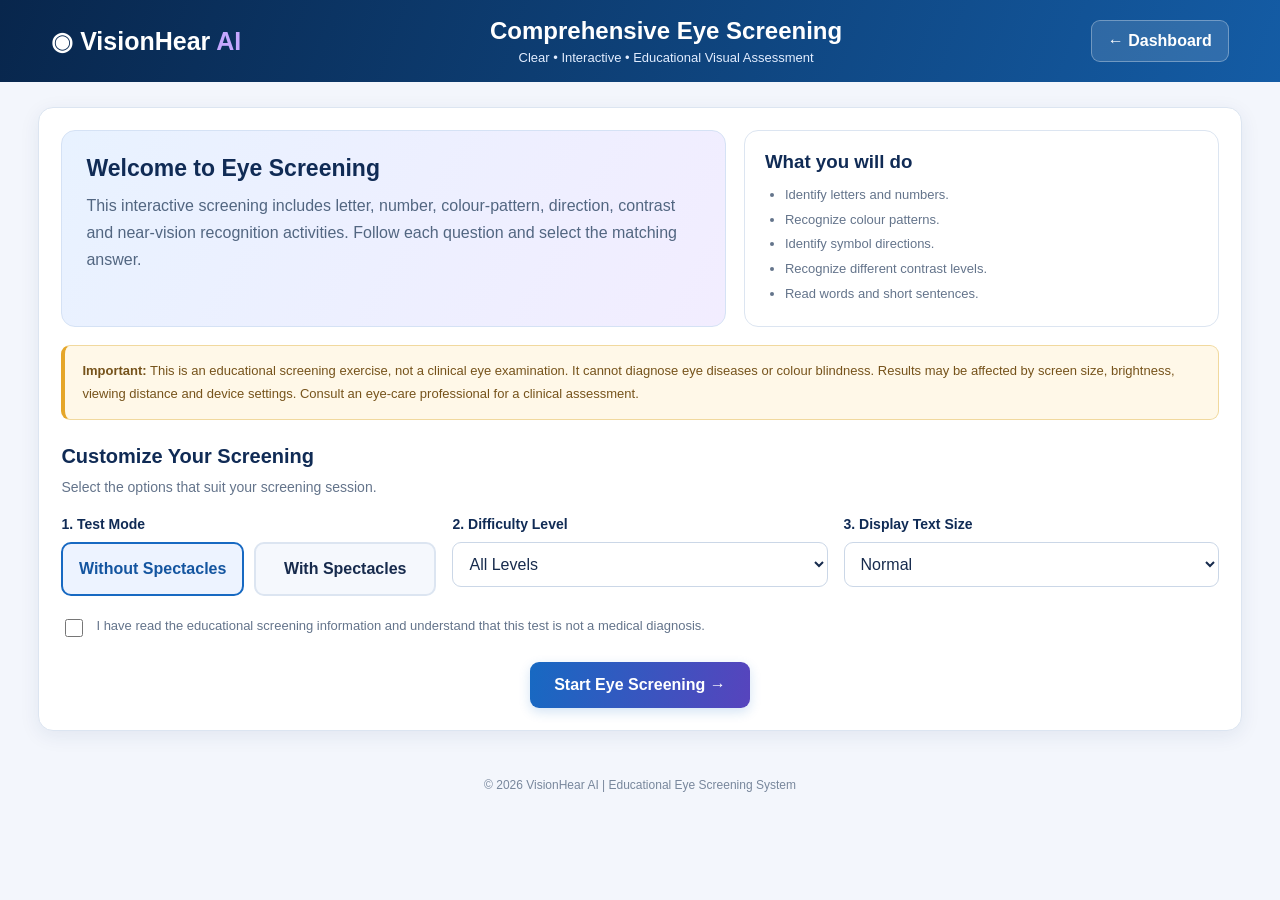
<file: frontend/eye.html>
<!DOCTYPE html>
<html lang="en">
<head>
<meta charset="UTF-8">
<meta name="viewport" content="width=device-width, initial-scale=1.0">
<title>Eye Screening | VisionHear AI</title>

<style>
:root {
    --background: #f3f6fc;
    --surface: #ffffff;
    --navy: #102b55;
    --blue: #1769c2;
    --purple: #7955d9;
    --green: #159b60;
    --text: #172b4d;
    --muted: #64748b;
    --border: #dce5f1;
    --shadow: 0 5px 20px rgba(25, 55, 100, .08);
}

* {
    box-sizing: border-box;
}

body {
    margin: 0;
    background: var(--background);
    color: var(--text);
    font-family: Arial, Helvetica, sans-serif;
}

button, select {
    font: inherit;
}

button {
    cursor: pointer;
}

.topbar {
    background: linear-gradient(110deg, #08264c, #145ca5);
    color: white;
    padding: 17px 4%;
    display: flex;
    align-items: center;
    justify-content: space-between;
    gap: 18px;
    flex-wrap: wrap;
}

.brand {
    font-size: 25px;
    font-weight: 800;
    white-space: nowrap;
}

.brand span {
    color: #c5a7ff;
}

.topbar-center {
    text-align: center;
    flex: 1;
}

.topbar-center h1 {
    font-size: 24px;
    margin: 0 0 5px;
}

.topbar-center p {
    margin: 0;
    color: #e2edff;
    font-size: 13px;
}

.dashboard-link {
    color: white;
    text-decoration: none;
    background: #ffffff20;
    border: 1px solid #ffffff50;
    border-radius: 9px;
    padding: 11px 16px;
    font-weight: bold;
}

.page {
    max-width: 1450px;
    width: 94%;
    margin: 25px auto;
}

.panel {
    background: var(--surface);
    border: 1px solid var(--border);
    border-radius: 15px;
    padding: 22px;
    margin-bottom: 20px;
    box-shadow: var(--shadow);
}

.section-title {
    color: var(--navy);
    font-size: 20px;
    font-weight: 800;
    margin: 0 0 8px;
}

.section-description {
    color: var(--muted);
    font-size: 14px;
    line-height: 1.6;
    margin: 0 0 18px;
}

.intro-grid {
    display: grid;
    grid-template-columns: 1.4fr 1fr;
    gap: 18px;
}

.welcome-card {
    background: linear-gradient(120deg, #e8f2ff, #f2edff);
    border: 1px solid #d5e2f5;
    border-radius: 14px;
    padding: 24px;
}

.welcome-card h2 {
    color: var(--navy);
    margin: 0 0 10px;
    font-size: 23px;
}

.welcome-card p {
    color: #526681;
    line-height: 1.7;
    margin: 0;
}

.info-card {
    background: #fff;
    border: 1px solid var(--border);
    border-radius: 14px;
    padding: 20px;
}

.info-card h3 {
    color: var(--navy);
    margin: 0 0 10px;
}

.info-card ul {
    margin: 0;
    padding-left: 20px;
    color: var(--muted);
    line-height: 1.9;
    font-size: 13px;
}

.notice {
    margin-top: 18px;
    padding: 14px 17px;
    background: #fff8e8;
    color: #76531b;
    border: 1px solid #f1d99e;
    border-left: 4px solid #e5a629;
    border-radius: 9px;
    font-size: 13px;
    line-height: 1.7;
}

.settings-grid {
    display: grid;
    grid-template-columns: repeat(3, 1fr);
    gap: 16px;
}

.setting-label {
    display: block;
    color: var(--navy);
    font-weight: bold;
    font-size: 14px;
    margin-bottom: 10px;
}

.choice-row {
    display: flex;
    gap: 10px;
}

.choice-button {
    flex: 1;
    background: #f5f8fd;
    border: 2px solid var(--border);
    border-radius: 10px;
    padding: 13px 9px;
    color: var(--text);
    font-weight: bold;
    line-height: 1.5;
}

.choice-button.active {
    background: #edf3ff;
    border-color: var(--blue);
    color: #1455a0;
}

select {
    width: 100%;
    padding: 12px;
    border: 1px solid #cbd7e7;
    border-radius: 9px;
    background: white;
    color: var(--text);
    outline: none;
}

select:focus {
    border-color: var(--blue);
}

.check-row {
    display: flex;
    align-items: flex-start;
    gap: 10px;
    color: var(--muted);
    font-size: 13px;
    line-height: 1.6;
    margin-top: 20px;
}

.check-row input {
    width: 18px;
    height: 18px;
    accent-color: var(--blue);
    flex-shrink: 0;
}

.primary-button {
    background: linear-gradient(100deg, #1769c2, #5744bd);
    color: white;
    border: none;
    border-radius: 9px;
    padding: 14px 24px;
    font-weight: bold;
    box-shadow: 0 4px 12px #1769c230;
}

.primary-button:hover {
    filter: brightness(1.08);
}

.secondary-button {
    background: #edf2f9;
    color: var(--navy);
    border: 1px solid #d4dfed;
    border-radius: 9px;
    padding: 12px 18px;
    font-weight: bold;
}

.button-area {
    text-align: center;
    margin-top: 22px;
}

.hidden {
    display: none !important;
}

/* SCREENING AREA */

.test-header {
    display: flex;
    align-items: center;
    justify-content: space-between;
    flex-wrap: wrap;
    gap: 12px;
}

.test-badge {
    background: #edf3ff;
    color: #1759a4;
    border-radius: 30px;
    padding: 8px 13px;
    font-size: 12px;
    font-weight: bold;
}

.progress-track {
    height: 10px;
    background: #e8edf5;
    border-radius: 20px;
    overflow: hidden;
    margin: 18px 0 8px;
}

.progress-fill {
    width: 0;
    height: 100%;
    background: linear-gradient(90deg, #1769c2, #8a62e8);
    transition: width .3s;
}

.progress-caption {
    display: flex;
    justify-content: space-between;
    color: var(--muted);
    font-size: 12px;
}

.question-card {
    margin-top: 22px;
    background: #f8faff;
    border: 1px solid #dce6f3;
    border-radius: 14px;
    padding: 24px;
    text-align: center;
}

.question-card h2 {
    color: var(--navy);
    margin: 0 0 8px;
}

.question-instruction {
    color: var(--muted);
    font-size: 14px;
    line-height: 1.6;
}

.level-label {
    display: inline-block;
    background: #eee9ff;
    color: #6944bc;
    border-radius: 20px;
    padding: 7px 13px;
    font-size: 12px;
    font-weight: bold;
    margin-bottom: 12px;
}

.target-area {
    min-height: 210px;
    background: white;
    border: 1px solid #e0e7f0;
    border-radius: 12px;
    margin: 20px auto;
    padding: 22px;
    display: flex;
    align-items: center;
    justify-content: center;
    overflow: hidden;
}

.target-text {
    color: #111827;
    font-weight: 900;
    font-size: var(--target-size, 46px);
    line-height: 1.4;
    overflow-wrap: anywhere;
    max-width: 100%;
}

#pattern {
    width: min(260px, 70vw);
    height: min(260px, 70vw);
    max-width: 100%;
    border-radius: 50%;
}

.answer-grid {
    display: grid;
    grid-template-columns: repeat(2, minmax(0, 1fr));
    gap: 12px;
    max-width: 760px;
    margin: 20px auto 0;
}

.answer-button {
    min-height: 62px;
    padding: 13px;
    background: white;
    border: 2px solid #d8e2f0;
    border-radius: 10px;
    color: var(--navy);
    font-size: 18px;
    font-weight: 800;
    overflow-wrap: anywhere;
}

.answer-button:hover:not(:disabled) {
    border-color: var(--blue);
    background: #edf5ff;
}

.answer-button:disabled {
    opacity: .6;
    cursor: not-allowed;
}

.test-status {
    min-height: 24px;
    color: var(--muted);
    font-size: 13px;
    margin-top: 15px;
}

.test-actions {
    display: flex;
    justify-content: space-between;
    gap: 12px;
    margin-top: 18px;
}

.danger-button {
    background: #fff0f1;
    color: #b52d42;
    border: 1px solid #f2c5cb;
    border-radius: 9px;
    padding: 12px 18px;
    font-weight: bold;
}

.result-score {
    color: var(--purple);
    font-size: 48px;
    font-weight: 900;
    margin: 20px 0;
}

.result-summary {
    color: var(--muted);
    line-height: 1.7;
}

footer {
    text-align: center;
    color: #78879c;
    padding: 22px;
    font-size: 12px;
}

@media(max-width: 850px) {
    .intro-grid {
        grid-template-columns: 1fr;
    }

    .settings-grid {
        grid-template-columns: 1fr;
    }
}

@media(max-width: 550px) {
    .topbar {
        justify-content: center;
        text-align: center;
    }

    .topbar-center {
        flex-basis: 100%;
        order: 3;
    }

    .topbar-center h1 {
        font-size: 20px;
    }

    .page {
        width: 94%;
        margin: 15px auto;
    }

    .panel {
        padding: 16px;
    }

    .answer-grid {
        grid-template-columns: 1fr;
    }

    .target-area {
        min-height: 160px;
        padding: 12px;
    }

    .test-actions {
        flex-direction: column;
    }

    .test-actions button {
        width: 100%;
    }
}
</style>
</head>

<body>

<header class="topbar">
    <div class="brand">◉ VisionHear <span>AI</span></div>

    <div class="topbar-center">
        <h1>Comprehensive Eye Screening</h1>
        <p>Clear • Interactive • Educational Visual Assessment</p>
    </div>

    <a href="/dashboard" class="dashboard-link">← Dashboard</a>
</header>

<main class="page">

    <!-- INTRODUCTION -->

    <section class="panel" id="intro">

        <div class="intro-grid">

            <div class="welcome-card">
                <h2>Welcome to Eye Screening</h2>
                <p>
                    This interactive screening includes letter,
                    number, colour-pattern, direction, contrast
                    and near-vision recognition activities.
                    Follow each question and select the matching answer.
                </p>
            </div>

            <div class="info-card">
                <h3>What you will do</h3>
                <ul>
                    <li>Identify letters and numbers.</li>
                    <li>Recognize colour patterns.</li>
                    <li>Identify symbol directions.</li>
                    <li>Recognize different contrast levels.</li>
                    <li>Read words and short sentences.</li>
                </ul>
            </div>

        </div>

        <div class="notice">
            <b>Important:</b>
            This is an educational screening exercise, not a clinical
            eye examination. It cannot diagnose eye diseases or
            colour blindness. Results may be affected by screen size,
            brightness, viewing distance and device settings.
            Consult an eye-care professional for a clinical assessment.
        </div>

        <h2 class="section-title" style="margin-top:25px">
            Customize Your Screening
        </h2>

        <p class="section-description">
            Select the options that suit your screening session.
        </p>

        <div class="settings-grid">

            <div>
                <label class="setting-label">1. Test Mode</label>

                <div class="choice-row">
                    <button type="button"
                        class="choice-button active"
                        id="withoutChoice"
                        onclick="chooseMode('without')">
                        Without Spectacles
                    </button>

                    <button type="button"
                        class="choice-button"
                        id="withChoice"
                        onclick="chooseMode('with')">
                        With Spectacles
                    </button>
                </div>
            </div>

            <div>
                <label class="setting-label" for="difficulty">
                    2. Difficulty Level
                </label>

                <select id="difficulty">
                    <option value="all">All Levels</option>
                    <option value="easy">Easy</option>
                    <option value="medium">Medium</option>
                    <option value="hard">Hard</option>
                </select>
            </div>

            <div>
                <label class="setting-label" for="displaySize">
                    3. Display Text Size
                </label>

                <select id="displaySize">
                    <option value="normal">Normal</option>
                    <option value="large">Large</option>
                    <option value="extra">Extra Large</option>
                </select>
            </div>

        </div>

        <label class="check-row">
            <input type="checkbox" id="consent">
            <span>
                I have read the educational screening information
                and understand that this test is not a medical diagnosis.
            </span>
        </label>

        <div class="button-area">
            <button class="primary-button" id="startBtn"
                onclick="startTest()">
                Start Eye Screening →
            </button>
        </div>

    </section>

    <!-- TEST SCREEN -->

    <section class="panel hidden" id="testScreen">

        <div class="test-header">
            <div>
                <h2 class="section-title" id="moduleName">
                    Eye Screening
                </h2>
                <p class="section-description" id="modeLabel"></p>
            </div>

            <span class="test-badge" id="trialNumber">
                Trial 1
            </span>
        </div>

        <div class="progress-track">
            <div class="progress-fill" id="progressBar"></div>
        </div>

        <div class="progress-caption">
            <span>Screening progress</span>
            <span id="progressText">0%</span>
        </div>

        <div class="question-card">

            <span class="level-label" id="levelName">Easy Level</span>

            <h2 id="questionTitle">Identify the displayed target</h2>

            <p class="question-instruction" id="instruction">
                Look carefully and select the matching answer.
            </p>

            <div class="target-area">
                <div class="target-text" id="target"></div>

                <canvas id="pattern" width="260" height="260"
                    class="hidden"></canvas>
            </div>

            <div class="answer-grid" id="answers"></div>

            <p class="test-status" id="status" aria-live="polite">
                Select your answer.
            </p>

        </div>

        <div class="test-actions">
            <button type="button" class="danger-button"
                onclick="stopTest()">
                Stop Screening
            </button>
        </div>

    </section>

    <!-- RESULTS -->

    <section class="panel hidden" id="resultScreen">

        <div style="text-align:center">
            <h1>Screening Completed</h1>

            <p class="section-description">
                Your screening session has been recorded.
            </p>

            <div class="result-score" id="score">0%</div>

            <p class="result-summary" id="summary"></p>

            <div class="notice">
                This score reflects performance in this educational
                exercise only. It is not a clinical vision measurement
                or medical diagnosis.
            </div>

            <button class="primary-button"
                onclick="location.href='/dashboard'">
                Return to Dashboard
            </button>
        </div>

    </section>

</main>

<footer>
    © 2026 VisionHear AI | Educational Eye Screening System
</footer>

<script>
"use strict";


"use strict";

// ============================================================
// VISIONHEAR AI - EYE SCREENING JAVASCRIPT
// ============================================================

const levels = [
    { name: "Easy", size: 46 },
    { name: "Medium", size: 38 },
    { name: "Hard", size: 31 },
    { name: "Very Hard", size: 25 },
    { name: "Extreme", size: 20 }
];

const letters = "ABCDEFGHJKLMNPQRSTUVWXYZ";
const digits = "0123456789";

const directions = ["Up", "Right", "Down", "Left"];

const wordBank = [
    "HOSPITAL",
    "VISION",
    "OPHTHALMOLOGY",
    "MICROVASCULAR",
    "NEUROSCIENCE",
    "RETINOPATHY",
    "PHOTORECEPTORS",
    "ACCOMMODATION",
    "CONJUNCTIVITIS",
    "PRESBYOPIA"
];

const colourNumbers = ["12", "8", "29", "45", "5"];

const modules = [
    { type: "letters", name: "Letter Recognition", count: 5 },
    { type: "numbers", name: "Number Recognition", count: 5 },
    { type: "colour", name: "Colour Vision Test", count: 5 },
    { type: "direction", name: "Direction Recognition", count: 4 },
    { type: "contrast", name: "Contrast Sensitivity", count: 3 },
    { type: "near", name: "Near Vision Test", count: 3 }
];

let mode = "without";
let questions = [];
let current = 0;
let testId = null;
let correct = 0;
let questionStart = 0;
let busy = false;


// ============================================================
// RANDOM HELPERS
// ============================================================

function random(max) {
    return Math.floor(Math.random() * max);
}

function shuffle(items) {
    const array = [...items];

    for (let i = array.length - 1; i > 0; i--) {
        const j = random(i + 1);
        [array[i], array[j]] = [array[j], array[i]];
    }

    return array;
}

function makeSequence(characters, length) {
    let result = "";

    for (let i = 0; i < length; i++) {
        result += characters[random(characters.length)];
    }

    return result;
}

function chooseMode(value) {
    mode = value;

    document.getElementById("withChoice")
        .classList.toggle("active", value === "with");

    document.getElementById("withoutChoice")
        .classList.toggle("active", value === "without");
}


// ============================================================
// ANSWER OPTIONS
// ============================================================

function makeOptions(answer, alternatives) {
    const unique = [...new Set(
        alternatives.filter(item => item !== answer)
    )];

    return shuffle([
        answer,
        ...shuffle(unique).slice(0, 3)
    ]);
}


// ============================================================
// CREATE 25 QUESTIONS
// ============================================================

function makeQuestions() {
    const list = [];

    const difficulty = document.getElementById("difficulty").value;

    const displaySize = document.getElementById("displaySize").value;

    let fixedLevel = null;

    if (difficulty === "easy") fixedLevel = 0;
    if (difficulty === "medium") fixedLevel = 1;
    if (difficulty === "hard") fixedLevel = 2;

    modules.forEach(module => {

        for (let i = 0; i < module.count; i++) {

            const questionIndex = list.length;

            const levelIndex = fixedLevel !== null
                ? fixedLevel
                : Math.min(4, Math.floor(questionIndex / 5));

            const level = levels[levelIndex];

            let q = {
                type: module.type,
                module: module.name,
                level: level.name,
                size: level.size
            };

            // LETTER RECOGNITION

            if (module.type === "letters") {

                const length = [4, 6, 8, 10, 12][levelIndex];

                const answer = i % 2 === 0
                    ? makeSequence(letters, length)
                    : wordBank[random(wordBank.length)];

                const alternatives = Array.from(
                    { length: 3 },
                    () => makeSequence(letters, answer.length)
                );

                q.correct = answer;
                q.options = makeOptions(answer, alternatives);
            }

            // NUMBER RECOGNITION

            if (module.type === "numbers") {

                const length = [3, 4, 5, 7, 9][levelIndex];

                const answer = makeSequence(digits, length);

                const alternatives = Array.from(
                    { length: 3 },
                    () => makeSequence(digits, length)
                );

                q.correct = answer;
                q.options = makeOptions(answer, alternatives);
            }

            // COLOUR VISION

            if (module.type === "colour") {

                const answer = colourNumbers[i];

                q.correct = answer;
                q.patternSeed = random(1000000000);

                q.options = makeOptions(
                    answer,
                    ["12", "8", "29", "45", "5", "3", "6", "15"]
                );

                // Add a separate option for users who cannot
                // identify the number in the colour plate.
                q.options.push("I Cannot See the Number");
            }

            // DIRECTION RECOGNITION

            if (module.type === "direction") {

                q.correct = directions[random(4)];

                q.symbol = i % 2 === 0 ? "E" : "C";

                q.options = shuffle([...directions]);
            }

            // CONTRAST SENSITIVITY

            if (module.type === "contrast") {

                const contrastOptions = [
                    { name: "High", opacity: 1 },
                    { name: "Medium", opacity: 0.65 },
                    { name: "Low", opacity: 0.35 }
                ];

                const selected = contrastOptions[i];

                q.correct = selected.name;
                q.opacity = selected.opacity;

                q.options = makeOptions(
                    q.correct,
                    ["High", "Medium", "Low", "Very Low"]
                );
            }

            // NEAR VISION

            if (module.type === "near") {

                const sentences = [
                    "The quick brown fox jumps over the lazy dog.",
                    "Vision screening is an educational exercise.",
                    "Healthy habits support general eye care."
                ];

                q.correct = sentences[i];

                q.options = makeOptions(
                    q.correct,
                    [
                        "The quick brown fox jumps over the lazy cat.",
                        "Vision screening is a clinical diagnosis.",
                        "Healthy habits support general ear care."
                    ]
                );
            }

            // APPLY USER DISPLAY SIZE

            if (displaySize === "large") {
                q.size += 8;
            }

            if (displaySize === "extra") {
                q.size += 15;
            }

            list.push(q);
        }
    });

    return shuffle(list);
}


// ============================================================
// CLEAR DOT PATTERN WITH VISIBLE NUMBER
// ============================================================

function drawColourPlate(q) {

    const canvas = document.getElementById("pattern");
    const ctx = canvas.getContext("2d");

    const width = canvas.width;
    const height = canvas.height;

    ctx.clearRect(0, 0, width, height);

    // Draw a white circular background.
    ctx.fillStyle = "#ffffff";
    ctx.beginPath();
    ctx.arc(width / 2, height / 2, 124, 0, Math.PI * 2);
    ctx.fill();

    // Create a temporary canvas to create a number mask.
    const maskCanvas = document.createElement("canvas");
    maskCanvas.width = width;
    maskCanvas.height = height;

    const maskCtx = maskCanvas.getContext("2d");

    maskCtx.fillStyle = "#000000";
    maskCtx.textAlign = "center";
    maskCtx.textBaseline = "middle";
    maskCtx.font = "bold 112px Arial";

    maskCtx.fillText(q.correct, width / 2, height / 2);

    const mask = maskCtx.getImageData(
        0, 0, width, height
    ).data;

    // Number dots and background dots use different colours.
    // The number is deliberately kept visually clear.
    const numberColors = [
        "#e53935",
        "#ef6c00",
        "#d81b60"
    ];

    const backgroundColors = [
        "#147d45",
        "#238b59",
        "#276b50"
    ];

    let seed = q.patternSeed;

    function seededRandom() {
        seed = (seed * 1664525 + 1013904223) >>> 0;
        return seed / 4294967296;
    }

    for (let y = 14; y < height - 10; y += 10) {

        for (let x = 14; x < width - 10; x += 10) {

            const dx = x - width / 2;
            const dy = y - height / 2;

            if (dx * dx + dy * dy > 112 * 112) {
                continue;
            }

            const pixelIndex = (y * width + x) * 4;

            const isNumber = mask[pixelIndex + 3] > 100;

            const palette = isNumber
                ? numberColors
                : backgroundColors;

            const color = palette[
                Math.floor(seededRandom() * palette.length)
            ];

            const radius = 2.7 + seededRandom() * 1.7;

            ctx.beginPath();
            ctx.arc(x, y, radius, 0, Math.PI * 2);

            ctx.fillStyle = color;
            ctx.fill();
        }
    }

    // Clear outer border.
    ctx.beginPath();
    ctx.arc(width / 2, height / 2, 119, 0, Math.PI * 2);
    ctx.strokeStyle = "#d8e1ec";
    ctx.lineWidth = 2;
    ctx.stroke();
}


// ============================================================
// SHOW QUESTION
// ============================================================

function showQuestion() {

    if (current >= questions.length) {
        finishTest();
        return;
    }

    const q = questions[current];

    questionStart = Date.now();
    busy = false;

    document.getElementById("moduleName").textContent =
        q.module;

    document.getElementById("modeLabel").textContent =
        mode === "with"
            ? "Test mode: With Spectacles"
            : "Test mode: Without Spectacles";

    document.getElementById("trialNumber").textContent =
        `Question ${current + 1} of ${questions.length}`;

    const percent = (current / questions.length) * 100;

    document.getElementById("progressBar").style.width =
        percent + "%";

    document.getElementById("progressText").textContent =
        Math.round(percent) + "%";

    document.getElementById("levelName").textContent =
        q.level + " Level";

    document.getElementById("questionTitle").textContent =
        q.module;

    document.getElementById("status").textContent =
        "Select the answer that matches what you see.";

    const target = document.getElementById("target");
    const canvas = document.getElementById("pattern");
    const answers = document.getElementById("answers");

    answers.innerHTML = "";

    target.classList.remove("hidden");
    canvas.classList.add("hidden");

    target.style.transform = "none";
    target.style.opacity = "1";
    target.style.color = "#111827";
    target.style.letterSpacing = "0";
    target.style.fontSize = q.size + "px";

    // LETTERS

    if (q.type === "letters") {

        document.getElementById("instruction").textContent =
            "Carefully read the displayed letters or word and select the exact match.";

        target.textContent = q.correct;
    }

    // NUMBERS

    if (q.type === "numbers") {

        document.getElementById("instruction").textContent =
            "Read the complete number sequence and select the matching answer.";

        target.textContent = q.correct;
    }

    // COLOUR VISION

    if (q.type === "colour") {

        document.getElementById("instruction").textContent =
            "Look at the coloured dots. Identify the number displayed inside the circle. If you cannot identify it, select the last option.";

        target.classList.add("hidden");
        canvas.classList.remove("hidden");

        drawColourPlate(q);
    }

    // DIRECTION

    if (q.type === "direction") {

        document.getElementById("instruction").textContent =
            "Identify the direction of the open side of the displayed symbol.";

        target.textContent = q.symbol;
        target.style.fontSize = "110px";

        const rotation = {
            Up: 270,
            Right: 0,
            Down: 90,
            Left: 180
        };

        target.style.transform =
            `rotate(${rotation[q.correct]}deg)`;
    }

    // CONTRAST

    if (q.type === "contrast") {

        document.getElementById("instruction").textContent =
            "Observe the letter and select its displayed contrast level.";

        target.textContent = "C";
        target.style.fontSize = "100px";
        target.style.opacity = q.opacity;
    }

    // NEAR VISION

    if (q.type === "near") {

        document.getElementById("instruction").textContent =
            "Read the complete sentence and select the exact matching sentence.";

        target.textContent = q.correct;
        target.style.fontSize = q.size + "px";
    }

    q.options.forEach(option => {

        const button = document.createElement("button");

        button.type = "button";
        button.className = "answer-button";
        button.textContent = option;

        button.addEventListener("click", () => {
            submitAnswer(option);
        });

        answers.appendChild(button);
    });
}


// ============================================================
// START TEST
// ============================================================

async function startTest() {

    if (!document.getElementById("consent").checked) {
        alert("Please accept the screening information before starting.");
        return;
    }

    const button = document.getElementById("startBtn");

    button.disabled = true;
    button.textContent = "Starting...";

    try {

        const response = await fetch("/api/eye/start", {
            method: "POST",
            headers: {
                "Content-Type": "application/json"
            },
            credentials: "same-origin",
            body: JSON.stringify({
                test_mode: mode
            })
        });

        const data = await response.json();

        if (!response.ok || !data.success || !data.test_id) {
            throw new Error(
                data.message || "Could not start eye screening."
            );
        }

        testId = data.test_id;

        questions = makeQuestions();

        current = 0;
        correct = 0;
        busy = false;

        document.getElementById("intro").classList.add("hidden");

        document.getElementById("testScreen")
            .classList.remove("hidden");

        showQuestion();

    } catch (error) {

        alert(error.message);

        button.disabled = false;
        button.textContent = "Start Eye Screening →";
    }
}


// ============================================================
// SUBMIT ANSWER AND SAVE IN DATABASE
// ============================================================

async function submitAnswer(answer) {

    if (busy) return;

    busy = true;

    const q = questions[current];

    const responseTime = Date.now() - questionStart;

    const isCorrect = String(answer) === String(q.correct);

    document.querySelectorAll(".answer-button").forEach(button => {
        button.disabled = true;
    });

    document.getElementById("status").textContent =
        "Saving your response...";

    try {

        const response = await fetch("/api/eye/response", {
            method: "POST",
            headers: {
                "Content-Type": "application/json"
            },
            credentials: "same-origin",

            body: JSON.stringify({
                test_id: testId,
                question_number: current + 1,
                response: q.type + ":" + answer,
                is_correct: isCorrect,
                response_time: responseTime
            })
        });

        const data = await response.json();

        if (!response.ok || !data.success) {
            throw new Error(
                data.message || "Could not save your response."
            );
        }

        if (isCorrect) {
            correct++;
        }

        current++;

        showQuestion();

    } catch (error) {

        document.getElementById("status").textContent =
            error.message;

        busy = false;

        document.querySelectorAll(".answer-button").forEach(button => {
            button.disabled = false;
        });
    }
}


// ============================================================
// STOP TEST
// ============================================================

function stopTest() {

    const confirmStop = confirm(
        "Are you sure you want to stop? This incomplete screening will not be included as a completed test."
    );

    if (confirmStop) {
        window.location.href = "/dashboard";
    }
}


// ============================================================
// COMPLETE TEST AND SAVE FINAL RESULTS
// ============================================================

async function finishTest() {

    busy = true;

    document.getElementById("testScreen")
        .classList.add("hidden");

    document.getElementById("resultScreen")
        .classList.remove("hidden");

    document.getElementById("progressBar").style.width = "100%";

    document.getElementById("progressText").textContent = "100%";

    const percentage = Math.round(
        (correct / questions.length) * 100
    );

    document.getElementById("score").textContent =
        percentage + "%";

    document.getElementById("summary").textContent =
        `You answered ${correct} correctly out of ${questions.length} questions. Test mode: ${
            mode === "with" ? "With Spectacles" : "Without Spectacles"
        }.`;

    try {

        const response = await fetch("/api/eye/complete", {
            method: "POST",
            headers: {
                "Content-Type": "application/json"
            },
            credentials: "same-origin",

            body: JSON.stringify({
                test_id: testId,
                test_mode: mode
            })
        });

        const data = await response.json();

        if (!response.ok || !data.success) {
            throw new Error(
                data.message || "Could not complete screening."
            );
        }

    } catch (error) {

        document.getElementById("summary").textContent +=
            " Saving error: " + error.message;
    }
}

</script>

</body>
</html>
</file>
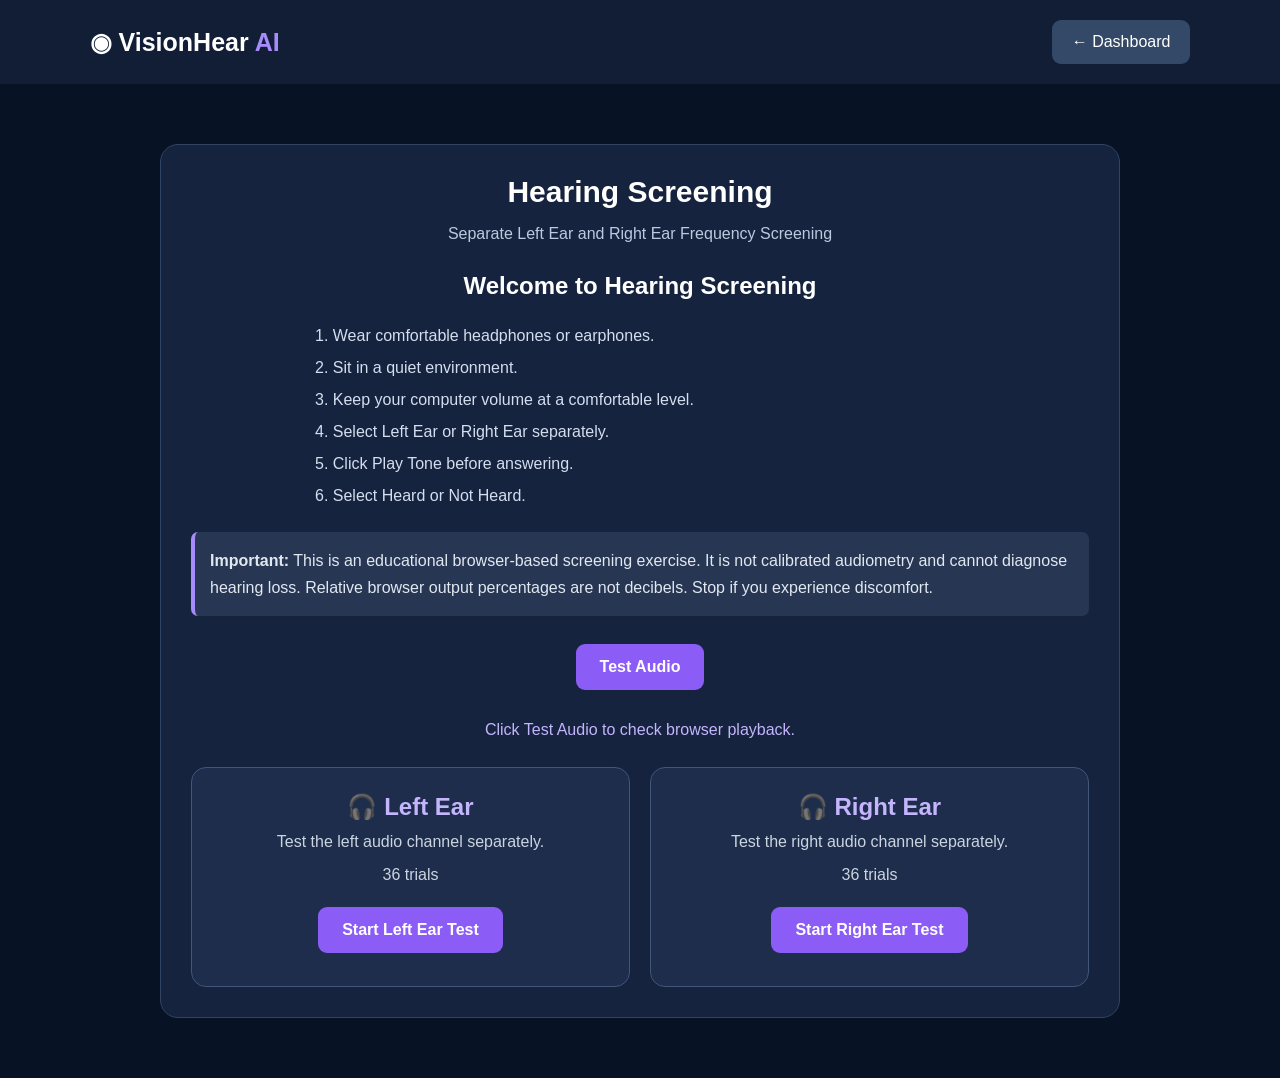
<file: frontend/hearing.html>
<!DOCTYPE html>
<html lang="en">
<head>
<meta charset="UTF-8">
<meta name="viewport" content="width=device-width, initial-scale=1.0">
<title>VisionHear AI - Hearing Screening</title>

<style>
* {
    margin: 0;
    padding: 0;
    box-sizing: border-box;
}

body {
    font-family: Arial, sans-serif;
    background: #081225;
    color: white;
    min-height: 100vh;
}

header {
    background: #111e35;
    padding: 20px 7%;
    display: flex;
    justify-content: space-between;
    align-items: center;
}

.logo {
    font-size: 25px;
    font-weight: bold;
}

.logo span {
    color: #a78bfa;
}

header a {
    color: white;
    text-decoration: none;
    background: #344968;
    padding: 13px 20px;
    border-radius: 9px;
}

.container {
    max-width: 1000px;
    margin: 40px auto;
    padding: 20px;
}

.card {
    background: #15233e;
    border: 1px solid #304363;
    border-radius: 18px;
    padding: 30px;
    text-align: center;
}

h1 {
    font-size: 30px;
    margin-bottom: 12px;
}

.subtitle {
    color: #bdc9df;
    margin-bottom: 25px;
    line-height: 1.6;
}

.notice {
    background: #263653;
    border-left: 4px solid #a78bfa;
    padding: 15px;
    border-radius: 7px;
    text-align: left;
    line-height: 1.7;
    margin: 20px 0;
    color: #e2e8f0;
}

.instructions {
    text-align: left;
    line-height: 2;
    max-width: 650px;
    margin: 20px auto;
    color: #d5deee;
}

.ear-selection {
    display: grid;
    grid-template-columns: repeat(2, 1fr);
    gap: 20px;
    margin-top: 25px;
}

.ear-card {
    background: #1d2d4b;
    border: 1px solid #405779;
    border-radius: 15px;
    padding: 25px 15px;
}

.ear-card h2 {
    color: #c4b5fd;
    margin-bottom: 12px;
}

.ear-card p {
    color: #cbd5e1;
    margin-bottom: 15px;
}

button {
    border: none;
    border-radius: 9px;
    padding: 14px 24px;
    font-size: 16px;
    font-weight: bold;
    cursor: pointer;
    margin: 8px;
    transition: 0.2s;
}

button:hover {
    transform: translateY(-2px);
    opacity: 0.9;
}

button:disabled {
    opacity: 0.4;
    cursor: not-allowed;
    transform: none;
}

.primary {
    background: #8b5cf6;
    color: white;
}

.heard {
    background: #15803d;
    color: white;
}

.not-heard {
    background: #b91c1c;
    color: white;
}

.secondary {
    background: #344968;
    color: white;
}

.progress-info {
    display: flex;
    justify-content: space-between;
    color: #c4b5fd;
    font-weight: bold;
    margin-bottom: 15px;
}

.progress-track {
    height: 10px;
    background: #293b59;
    border-radius: 20px;
    overflow: hidden;
    margin-bottom: 25px;
}

.progress-fill {
    height: 100%;
    width: 0%;
    background: #a78bfa;
    transition: width 0.3s;
}

.test-box {
    background: #1d2d4b;
    border: 1px solid #3a5074;
    border-radius: 14px;
    padding: 35px 20px;
    margin-top: 20px;
}

.ear-label {
    color: #c4b5fd;
    font-size: 20px;
    font-weight: bold;
    margin-bottom: 20px;
}

.frequency {
    font-size: 48px;
    color: #b69aff;
    font-weight: bold;
    margin: 20px 0;
}

.level {
    font-size: 22px;
    font-weight: bold;
    margin: 15px 0;
}

.volume-bar {
    height: 12px;
    max-width: 430px;
    background: #304363;
    border-radius: 20px;
    margin: 20px auto;
    overflow: hidden;
}

.volume-fill {
    height: 100%;
    background: #a78bfa;
    border-radius: 20px;
}

.status {
    margin: 20px auto;
    min-height: 24px;
    color: #c4b5fd;
    line-height: 1.5;
}

.hidden {
    display: none !important;
}

.result-number {
    font-size: 42px;
    color: #b69aff;
    font-weight: bold;
    margin: 20px;
}

@media(max-width: 650px) {
    header {
        padding: 15px;
    }

    .logo {
        font-size: 19px;
    }

    .container {
        padding: 12px;
        margin: 20px auto;
    }

    .card {
        padding: 20px 14px;
    }

    .ear-selection {
        grid-template-columns: 1fr;
    }

    .frequency {
        font-size: 38px;
    }

    button {
        width: 90%;
        margin: 7px auto;
    }
}
</style>
</head>

<body>

<header>
    <div class="logo">◉ VisionHear <span>AI</span></div>
    <a href="/dashboard">← Dashboard</a>
</header>

<main class="container">

<section class="card">

    <h1>Hearing Screening</h1>

    <p class="subtitle">
        Separate Left Ear and Right Ear Frequency Screening
    </p>

    <!-- START SCREEN -->

    <div id="startScreen">

        <h2>Welcome to Hearing Screening</h2>

        <div class="instructions">
            <p>1. Wear comfortable headphones or earphones.</p>
            <p>2. Sit in a quiet environment.</p>
            <p>3. Keep your computer volume at a comfortable level.</p>
            <p>4. Select Left Ear or Right Ear separately.</p>
            <p>5. Click Play Tone before answering.</p>
            <p>6. Select Heard or Not Heard.</p>
        </div>

        <div class="notice">
            <strong>Important:</strong>
            This is an educational browser-based screening exercise.
            It is not calibrated audiometry and cannot diagnose hearing loss.
            Relative browser output percentages are not decibels.
            Stop if you experience discomfort.
        </div>

        <button class="primary" id="audioCheckButton">
            Test Audio
        </button>

        <p id="audioCheckStatus" class="status">
            Click Test Audio to check browser playback.
        </p>

        <div class="ear-selection">

            <div class="ear-card">
                <h2>🎧 Left Ear</h2>
                <p>Test the left audio channel separately.</p>
                <p>36 trials</p>

                <button class="primary" id="leftEarButton">
                    Start Left Ear Test
                </button>
            </div>

            <div class="ear-card">
                <h2>🎧 Right Ear</h2>
                <p>Test the right audio channel separately.</p>
                <p>36 trials</p>

                <button class="primary" id="rightEarButton">
                    Start Right Ear Test
                </button>
            </div>

        </div>

    </div>

    <!-- TEST SCREEN -->

    <div id="testScreen" class="hidden">

        <div class="progress-info">
            <span id="earName">Left Ear</span>
            <span id="trialNumber">Trial 1 of 36</span>
        </div>

        <div class="progress-track">
            <div class="progress-fill" id="progressFill"></div>
        </div>

        <p id="difficulty">Easy Level</p>

        <div class="test-box">

            <div class="ear-label" id="currentEar">
                Left Ear
            </div>

            <h2>Listening Exercise</h2>

            <div class="frequency" id="frequency">
                125 Hz
            </div>

            <p>Frequency</p>

            <div class="level" id="intensityLevel">
                High relative level
            </div>

            <div class="volume-bar">
                <div class="volume-fill" id="volumeFill"></div>
            </div>

            <p id="volumeText">
                Relative browser output setting — not dB
            </p>

            <button class="primary" id="playButton">
                ▶ Play Tone
            </button>

            <p id="statusMessage" class="status">
                Press Play Tone to listen.
            </p>

            <div id="answerButtons" class="hidden">

                <button class="heard" id="heardButton">
                    ✓ Heard
                </button>

                <button class="not-heard" id="notHeardButton">
                    ✕ Not Heard
                </button>

            </div>

        </div>

    </div>

    <!-- RESULT SCREEN -->

    <div id="resultScreen" class="hidden">

        <h2 id="resultTitle">Left Ear Test Completed</h2>

        <div class="result-number" id="resultCount">
            36
        </div>

        <p id="resultMessage">
            Responses saved successfully.
        </p>

        <div class="notice">
            This is a preliminary screening record, not a clinical
            hearing assessment. Consult a qualified hearing-care
            professional if you have concerns.
        </div>

        <button class="primary" id="backButton">
            Back to Ear Selection
        </button>

        <button class="secondary" onclick="location.href='/dashboard'">
            Return to Dashboard
        </button>

    </div>

</section>

</main>

<script>
"use strict";

// =====================================================
// 1. CONFIGURATION
// =====================================================

const easyFrequencies = [
    125, 250, 500, 1000, 2000
];

const advancedFrequencies = [
    250, 500, 1000, 2000, 4000, 6000, 8000
];

// Relative browser gain settings, not dB.
const volumeSteps = [
    {
        name: "High relative level",
        percent: 100,
        gain: 0.06
    },
    {
        name: "Medium relative level",
        percent: 65,
        gain: 0.039
    },
    {
        name: "Low relative level",
        percent: 30,
        gain: 0.018
    }
];

let trials = [];
let currentIndex = 0;
let testId = null;
let selectedEar = null;

let audioContext = null;
let activeOscillator = null;

let responsePending = false;


// =====================================================
// 2. INITIALIZE AUDIO
// =====================================================

async function initializeAudio() {

    try {

        const AudioContextClass =
            window.AudioContext || window.webkitAudioContext;

        if (!AudioContextClass) {
            throw new Error("Web Audio API is unavailable.");
        }

        if (!audioContext) {
            audioContext = new AudioContextClass();
        }

        if (audioContext.state !== "running") {
            await audioContext.resume();
        }

        if (audioContext.state !== "running") {
            throw new Error("Browser audio is not active.");
        }

        return true;

    } catch (error) {

        console.error("Audio error:", error);

        alert(
            "Unable to initialize audio. Check your Windows sound output."
        );

        return false;
    }
}


// =====================================================
// 3. STOP AUDIO
// =====================================================

function stopTone() {

    if (activeOscillator) {

        try {
            activeOscillator.stop();
        } catch (error) {
            // The oscillator may already have stopped.
        }

        activeOscillator = null;
    }
}


// =====================================================
// 4. PLAY TONE
// =====================================================

async function playTone(frequency, ear, gainValue, duration = 1000) {

    const ready = await initializeAudio();

    if (!ready) {
        return false;
    }

    stopTone();

    try {

        const oscillator = audioContext.createOscillator();
        const gainNode = audioContext.createGain();
        const panner = audioContext.createStereoPanner();

        oscillator.type = "sine";

        oscillator.frequency.setValueAtTime(
            frequency,
            audioContext.currentTime
        );

        // Left = -1, Right = +1
        panner.pan.setValueAtTime(
            ear === "left" ? -1 : 1,
            audioContext.currentTime
        );

        const now = audioContext.currentTime;

        gainNode.gain.setValueAtTime(0, now);

        gainNode.gain.linearRampToValueAtTime(
            gainValue,
            now + 0.08
        );

        gainNode.gain.setValueAtTime(
            gainValue,
            now + duration / 1000 - 0.12
        );

        gainNode.gain.linearRampToValueAtTime(
            0,
            now + duration / 1000
        );

        oscillator.connect(gainNode);
        gainNode.connect(panner);
        panner.connect(audioContext.destination);

        activeOscillator = oscillator;

        oscillator.onended = function() {

            try {
                oscillator.disconnect();
                gainNode.disconnect();
                panner.disconnect();
            } catch (error) {
                console.warn(error);
            }

            if (activeOscillator === oscillator) {
                activeOscillator = null;
            }
        };

        oscillator.start(now);
        oscillator.stop(now + duration / 1000 + 0.02);

        return true;

    } catch (error) {

        console.error("Tone playback failed:", error);

        return false;
    }
}


// =====================================================
// 5. TEST AUDIO
// =====================================================

document.getElementById("audioCheckButton")
.addEventListener("click", async function() {

    const status = document.getElementById("audioCheckStatus");

    status.textContent = "Testing browser audio...";

    const ready = await initializeAudio();

    if (!ready) {
        status.textContent = "Audio initialization failed.";
        return;
    }

    const success = await playTone(
        500,
        "left",
        0.035,
        700
    );

    if (success) {
        status.textContent =
            "Test tone sent to the left audio channel. Check your headphones.";
    } else {
        status.textContent = "Audio playback failed.";
    }
});


// =====================================================
// 6. BUILD TRIALS FOR ONE EAR
// =====================================================

function buildTrials(ear) {

    const allTrials = [];

    const frequencyList = [
        ...easyFrequencies.map(frequency => ({
            frequency,
            difficulty: "Easy"
        })),

        ...advancedFrequencies.map(frequency => ({
            frequency,
            difficulty: "Advanced"
        }))
    ];

    frequencyList.forEach(item => {

        volumeSteps.forEach(level => {

            allTrials.push({
                ear: ear,
                frequency: item.frequency,
                difficulty: item.difficulty,
                level: level
            });

        });

    });

    return allTrials;
}


// =====================================================
// 7. START LEFT OR RIGHT EAR TEST
// =====================================================

async function startEarTest(ear) {

    const ready = await initializeAudio();

    if (!ready) {
        return;
    }

    const buttons = [
        document.getElementById("leftEarButton"),
        document.getElementById("rightEarButton")
    ];

    buttons.forEach(button => button.disabled = true);

    try {

        const response = await fetch("/api/hearing/start", {
            method: "POST",
            headers: {
                "Content-Type": "application/json"
            },
            credentials: "same-origin",
            body: JSON.stringify({})
        });

        const data = await response.json();

        if (!response.ok || !data.success) {
            throw new Error(data.error || "Unable to start hearing test.");
        }

        testId = data.test_id;
        selectedEar = ear;

        trials = buildTrials(ear);
        currentIndex = 0;
        responsePending = false;

        document.getElementById("startScreen")
            .classList.add("hidden");

        document.getElementById("resultScreen")
            .classList.add("hidden");

        document.getElementById("testScreen")
            .classList.remove("hidden");

        showTrial();

    } catch (error) {

        console.error(error);
        alert(error.message);

        buttons.forEach(button => button.disabled = false);
    }
}

document.getElementById("leftEarButton")
.addEventListener("click", function() {
    startEarTest("left");
});

document.getElementById("rightEarButton")
.addEventListener("click", function() {
    startEarTest("right");
});


// =====================================================
// 8. SHOW CURRENT TRIAL
// =====================================================

function showTrial() {

    if (currentIndex >= trials.length) {
        finishTest();
        return;
    }

    stopTone();

    responsePending = false;

    const trial = trials[currentIndex];

    const earText =
        trial.ear === "left" ? "Left Ear" : "Right Ear";

    document.getElementById("earName").textContent = earText;
    document.getElementById("currentEar").textContent = earText;

    document.getElementById("trialNumber").textContent =
        `Trial ${currentIndex + 1} of ${trials.length}`;

    document.getElementById("progressFill").style.width =
        `${((currentIndex + 1) / trials.length) * 100}%`;

    document.getElementById("difficulty").textContent =
        trial.difficulty + " Level";

    document.getElementById("frequency").textContent =
        trial.frequency + " Hz";

    document.getElementById("intensityLevel").textContent =
        trial.level.name;

    document.getElementById("volumeFill").style.width =
        trial.level.percent + "%";

    document.getElementById("volumeText").textContent =
        `Relative browser output: ${trial.level.percent}% — not dB`;

    document.getElementById("statusMessage").textContent =
        "Press Play Tone to listen.";

    document.getElementById("answerButtons")
        .classList.add("hidden");

    document.getElementById("playButton").disabled = false;
    document.getElementById("heardButton").disabled = false;
    document.getElementById("notHeardButton").disabled = false;
}


// =====================================================
// 9. PLAY CURRENT TRIAL
// =====================================================

document.getElementById("playButton")
.addEventListener("click", async function() {

    if (responsePending) {
        return;
    }

    const trial = trials[currentIndex];

    this.disabled = true;

    document.getElementById("statusMessage").textContent =
        "Playing tone...";

    const success = await playTone(
        trial.frequency,
        trial.ear,
        trial.level.gain,
        1000
    );

    if (!success) {

        this.disabled = false;

        document.getElementById("statusMessage").textContent =
            "Unable to play tone. Check audio output.";

        return;
    }

    document.getElementById("answerButtons")
        .classList.remove("hidden");

    document.getElementById("statusMessage").textContent =
        "Tone playback requested. Select your response.";

    setTimeout(() => {
        this.disabled = false;
    }, 1100);
});


// =====================================================
// 10. SAVE RESPONSE
// =====================================================

async function saveResponse(answer) {

    if (responsePending) {
        return;
    }

    responsePending = true;

    const trial = trials[currentIndex];

    document.getElementById("heardButton").disabled = true;
    document.getElementById("notHeardButton").disabled = true;
    document.getElementById("playButton").disabled = true;

    document.getElementById("statusMessage").textContent =
        "Saving response...";

    const payload = {
        test_id: testId,
        ear: trial.ear,
        frequency_hz: trial.frequency,
        response: answer,
        response_time: 0,
        intensity_level: trial.level.name,
        intensity_percent: trial.level.percent
    };

    try {

        const response = await fetch("/api/hearing/response", {
            method: "POST",
            headers: {
                "Content-Type": "application/json"
            },
            credentials: "same-origin",
            body: JSON.stringify(payload)
        });

        const data = await response.json();

        if (!response.ok || !data.success) {
            throw new Error(data.error || "Unable to save response.");
        }

        currentIndex++;

        showTrial();

    } catch (error) {

        console.error(error);

        document.getElementById("statusMessage").textContent =
            "Save failed: " + error.message;

        responsePending = false;

        document.getElementById("heardButton").disabled = false;
        document.getElementById("notHeardButton").disabled = false;
        document.getElementById("playButton").disabled = false;
    }
}

document.getElementById("heardButton")
.addEventListener("click", function() {
    saveResponse("heard");
});

document.getElementById("notHeardButton")
.addEventListener("click", function() {
    saveResponse("not_heard");
});


// =====================================================
// 11. COMPLETE ONE EAR TEST
// =====================================================

async function finishTest() {

    stopTone();

    document.getElementById("testScreen")
        .classList.add("hidden");

    document.getElementById("resultScreen")
        .classList.remove("hidden");

    document.getElementById("resultTitle").textContent =
        selectedEar === "left"
            ? "Left Ear Test Completed"
            : "Right Ear Test Completed";

    document.getElementById("resultCount").textContent =
        trials.length;

    document.getElementById("resultMessage").textContent =
        "Saving screening results...";

    try {

        const response = await fetch("/api/hearing/complete", {
            method: "POST",
            headers: {
                "Content-Type": "application/json"
            },
            credentials: "same-origin",
            body: JSON.stringify({
                test_id: testId
            })
        });

        const data = await response.json();

        if (!response.ok || !data.success) {
            throw new Error(data.error || "Unable to complete test.");
        }

        document.getElementById("resultMessage").textContent =
            `${data.responses_saved} responses saved for the ${
                selectedEar === "left" ? "Left Ear" : "Right Ear"
            }.`;

    } catch (error) {

        console.error(error);

        document.getElementById("resultMessage").textContent =
            "Completion error: " + error.message;
    }
}


// =====================================================
// 12. RETURN TO EAR SELECTION
// =====================================================

document.getElementById("backButton")
.addEventListener("click", function() {

    document.getElementById("resultScreen")
        .classList.add("hidden");

    document.getElementById("startScreen")
        .classList.remove("hidden");

    document.getElementById("leftEarButton").disabled = false;
    document.getElementById("rightEarButton").disabled = false;

    testId = null;
    trials = [];
    currentIndex = 0;
    selectedEar = null;
    responsePending = false;
});

</script>

</body>
</html>
</file>
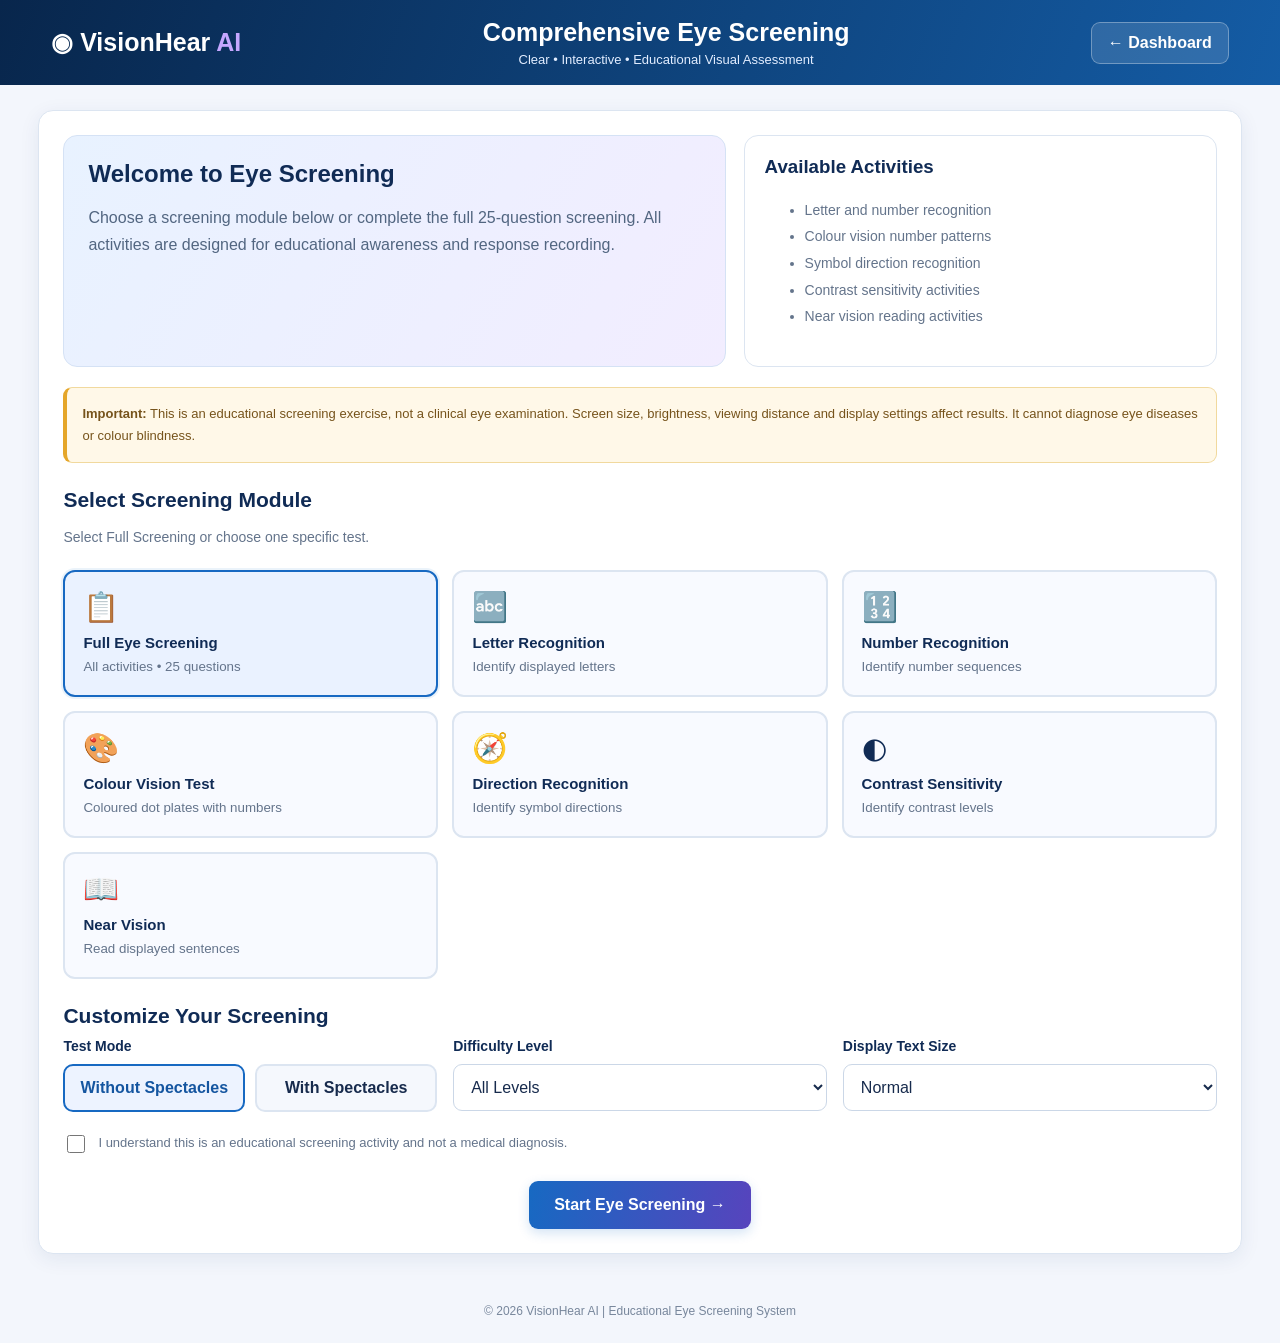
<file: templates/eye.html>
<!DOCTYPE html>
<html lang="en">
<head>
<meta charset="UTF-8">
<meta name="viewport" content="width=device-width, initial-scale=1.0">
<title>Eye Screening | VisionHear AI</title>

<style>
:root {
    --bg: #f3f6fc;
    --white: #ffffff;
    --navy: #102b55;
    --blue: #1769c2;
    --purple: #7955d9;
    --green: #159b60;
    --text: #172b4d;
    --muted: #64748b;
    --border: #dce5f1;
    --shadow: 0 5px 20px rgba(25,55,100,.08);
}

* { box-sizing: border-box; }

body {
    margin: 0;
    background: var(--bg);
    color: var(--text);
    font-family: Arial, Helvetica, sans-serif;
}

button, select { font: inherit; }
button { cursor: pointer; }

.topbar {
    background: linear-gradient(110deg,#08264c,#145ca5);
    color: white;
    padding: 18px 4%;
    display: flex;
    align-items: center;
    justify-content: space-between;
    gap: 18px;
    flex-wrap: wrap;
}

.brand {
    font-size: 25px;
    font-weight: 800;
}

.brand span { color: #c5a7ff; }

.topbar-center {
    flex: 1;
    text-align: center;
}

.topbar-center h1 {
    margin: 0 0 5px;
    font-size: 25px;
}

.topbar-center p {
    margin: 0;
    color: #e2edff;
    font-size: 13px;
}

.dashboard-link {
    text-decoration: none;
    color: white;
    background: #ffffff20;
    border: 1px solid #ffffff50;
    padding: 11px 16px;
    border-radius: 9px;
    font-weight: bold;
}

.page {
    width: 94%;
    max-width: 1450px;
    margin: 25px auto;
}

.panel {
    background: white;
    border: 1px solid var(--border);
    border-radius: 15px;
    padding: 24px;
    margin-bottom: 20px;
    box-shadow: var(--shadow);
}

.section-title {
    color: var(--navy);
    font-size: 21px;
    font-weight: 800;
    margin: 0 0 10px;
}

.section-description {
    color: var(--muted);
    line-height: 1.7;
    font-size: 14px;
}

.intro-grid {
    display: grid;
    grid-template-columns: 1.4fr 1fr;
    gap: 18px;
}

.welcome-card {
    background: linear-gradient(120deg,#e8f2ff,#f2edff);
    border: 1px solid #d5e2f5;
    border-radius: 14px;
    padding: 24px;
}

.welcome-card h2 {
    margin: 0 0 10px;
    color: var(--navy);
}

.welcome-card p {
    color: #526681;
    line-height: 1.7;
}

.info-card {
    border: 1px solid var(--border);
    border-radius: 14px;
    padding: 20px;
}

.info-card h3 {
    color: var(--navy);
    margin-top: 0;
}

.info-card li {
    color: var(--muted);
    font-size: 14px;
    line-height: 1.9;
}

.notice {
    background: #fff8e8;
    border: 1px solid #f1d99e;
    border-left: 4px solid #e5a629;
    color: #76531b;
    padding: 15px;
    border-radius: 9px;
    margin-top: 20px;
    line-height: 1.7;
    font-size: 13px;
}

/* MODULE SELECTION */

.module-grid {
    display: grid;
    grid-template-columns: repeat(3,minmax(0,1fr));
    gap: 14px;
    margin: 20px 0;
}

.module-button {
    background: #f8faff;
    border: 2px solid var(--border);
    border-radius: 12px;
    padding: 18px;
    text-align: left;
    color: var(--navy);
    transition: .2s;
}

.module-button:hover {
    border-color: var(--blue);
    background: #edf5ff;
}

.module-button.active {
    background: #eaf2ff;
    border-color: var(--blue);
    box-shadow: 0 0 0 2px #1769c215;
}

.module-icon {
    font-size: 29px;
    margin-bottom: 10px;
}

.module-button strong {
    display: block;
    font-size: 15px;
    margin-bottom: 6px;
}

.module-button small {
    display: block;
    color: var(--muted);
    line-height: 1.5;
}

.settings-grid {
    display: grid;
    grid-template-columns: repeat(3,minmax(0,1fr));
    gap: 16px;
}

.setting-label {
    display: block;
    color: var(--navy);
    font-weight: bold;
    font-size: 14px;
    margin-bottom: 10px;
}

.choice-row {
    display: flex;
    gap: 10px;
}

.choice-button {
    flex: 1;
    background: #f5f8fd;
    border: 2px solid var(--border);
    border-radius: 10px;
    padding: 13px 9px;
    color: var(--text);
    font-weight: bold;
}

.choice-button.active {
    background: #edf3ff;
    border-color: var(--blue);
    color: #1455a0;
}

select {
    width: 100%;
    padding: 13px;
    border: 1px solid #cbd7e7;
    border-radius: 9px;
    background: white;
    color: var(--text);
}

.check-row {
    display: flex;
    gap: 10px;
    align-items: flex-start;
    color: var(--muted);
    font-size: 13px;
    line-height: 1.7;
    margin-top: 20px;
}

.check-row input {
    width: 18px;
    height: 18px;
    accent-color: var(--blue);
}

.button-area {
    text-align: center;
    margin-top: 25px;
}

.primary-button {
    background: linear-gradient(100deg,#1769c2,#5744bd);
    color: white;
    border: none;
    border-radius: 9px;
    padding: 15px 25px;
    font-weight: bold;
    box-shadow: 0 4px 12px #1769c230;
}

.primary-button:hover { filter: brightness(1.08); }

.primary-button:disabled {
    opacity: .6;
    cursor: not-allowed;
}

.danger-button {
    background: #fff0f1;
    color: #b52d42;
    border: 1px solid #f2c5cb;
    border-radius: 9px;
    padding: 12px 18px;
    font-weight: bold;
}

.hidden { display: none !important; }

/* TEST SCREEN */

.test-header {
    display: flex;
    justify-content: space-between;
    align-items: center;
    flex-wrap: wrap;
    gap: 12px;
}

.test-badge {
    background: #edf3ff;
    color: #1759a4;
    padding: 9px 14px;
    border-radius: 30px;
    font-size: 13px;
    font-weight: bold;
}

.progress-track {
    height: 11px;
    background: #e8edf5;
    border-radius: 20px;
    overflow: hidden;
    margin: 18px 0 8px;
}

.progress-fill {
    width: 0;
    height: 100%;
    background: linear-gradient(90deg,#1769c2,#8a62e8);
    transition: width .3s;
}

.progress-caption {
    display: flex;
    justify-content: space-between;
    color: var(--muted);
    font-size: 13px;
}

.question-card {
    background: #f8faff;
    border: 1px solid #dce6f3;
    border-radius: 14px;
    padding: 24px;
    margin-top: 22px;
    text-align: center;
}

.question-card h2 {
    color: var(--navy);
    margin: 12px 0;
}

.question-instruction {
    color: var(--muted);
    font-size: 14px;
    line-height: 1.7;
}

.level-label {
    display: inline-block;
    background: #eee9ff;
    color: #6944bc;
    border-radius: 20px;
    padding: 8px 14px;
    font-size: 12px;
    font-weight: bold;
}

.target-area {
    min-height: 270px;
    background: white;
    border: 1px solid #e0e7f0;
    border-radius: 12px;
    margin: 20px auto;
    padding: 20px;
    display: flex;
    align-items: center;
    justify-content: center;
    overflow: hidden;
}

.target-text {
    color: #111827;
    font-weight: 900;
    font-size: 48px;
    line-height: 1.5;
    max-width: 100%;
    overflow-wrap: anywhere;
}

#pattern {
    width: min(300px,75vw);
    height: min(300px,75vw);
    border-radius: 50%;
    display: block;
}

/* COLOUR PLATE PREVIEW */

.colour-preview {
    display: flex;
    align-items: center;
    justify-content: center;
    gap: 18px;
    flex-wrap: wrap;
    padding: 16px;
    margin: 15px 0;
    background: #f7faff;
    border-radius: 12px;
}

.preview-plate {
    width: 90px;
    height: 90px;
    border-radius: 50%;
    display: flex;
    justify-content: center;
    align-items: center;
    font-size: 38px;
    font-weight: 900;
    border: 4px dotted #f1a43c;
    color: #c83d27;
    background:
        radial-gradient(circle at 15% 30%,#f5bd4b 3px,transparent 4px),
        radial-gradient(circle at 60% 25%,#83a84d 4px,transparent 5px),
        radial-gradient(circle at 35% 70%,#eeb94a 3px,transparent 4px),
        radial-gradient(circle at 80% 65%,#78a74c 4px,transparent 5px),
        #e9edbd;
    background-size: 25px 25px;
}

.answer-grid {
    display: grid;
    grid-template-columns: repeat(2,minmax(0,1fr));
    gap: 12px;
    max-width: 800px;
    margin: 20px auto;
}

.answer-button {
    min-height: 65px;
    background: white;
    border: 2px solid #d8e2f0;
    border-radius: 10px;
    padding: 13px;
    color: var(--navy);
    font-size: 17px;
    font-weight: bold;
    overflow-wrap: anywhere;
}

.answer-button:hover:not(:disabled) {
    border-color: var(--blue);
    background: #edf5ff;
}

.answer-button:disabled {
    opacity: .6;
    cursor: not-allowed;
}

.test-status {
    color: var(--muted);
    font-size: 13px;
    min-height: 22px;
}

.test-actions {
    display: flex;
    justify-content: space-between;
    gap: 12px;
    margin-top: 20px;
}

.result-score {
    color: var(--purple);
    font-size: 55px;
    font-weight: 900;
    margin: 20px 0;
}

.result-summary {
    color: var(--muted);
    line-height: 1.8;
}

footer {
    text-align: center;
    padding: 25px;
    color: #78879c;
    font-size: 12px;
}

@media(max-width:950px) {
    .intro-grid { grid-template-columns: 1fr; }
    .module-grid { grid-template-columns: repeat(2,1fr); }
    .settings-grid { grid-template-columns: 1fr; }
}

@media(max-width:600px) {
    .topbar {
        justify-content: center;
        text-align: center;
    }

    .topbar-center {
        order: 3;
        flex-basis: 100%;
    }

    .topbar-center h1 { font-size: 20px; }
    .panel { padding: 16px; }
    .module-grid { grid-template-columns: 1fr; }
    .answer-grid { grid-template-columns: 1fr; }
    .target-area { min-height: 190px; padding: 12px; }
    .test-actions { flex-direction: column; }
}
</style>
</head>

<body>

<header class="topbar">
    <div class="brand">◉ VisionHear <span>AI</span></div>

    <div class="topbar-center">
        <h1>Comprehensive Eye Screening</h1>
        <p>Clear • Interactive • Educational Visual Assessment</p>
    </div>

    <a href="/dashboard" class="dashboard-link">← Dashboard</a>
</header>

<main class="page">

<section class="panel" id="intro">

    <div class="intro-grid">

        <div class="welcome-card">
            <h2>Welcome to Eye Screening</h2>
            <p>
                Choose a screening module below or complete the full
                25-question screening. All activities are designed
                for educational awareness and response recording.
            </p>
        </div>

        <div class="info-card">
            <h3>Available Activities</h3>
            <ul>
                <li>Letter and number recognition</li>
                <li>Colour vision number patterns</li>
                <li>Symbol direction recognition</li>
                <li>Contrast sensitivity activities</li>
                <li>Near vision reading activities</li>
            </ul>
        </div>

    </div>

    <div class="notice">
        <b>Important:</b>
        This is an educational screening exercise, not a clinical
        eye examination. Screen size, brightness, viewing distance
        and display settings affect results. It cannot diagnose
        eye diseases or colour blindness.
    </div>

    <h2 class="section-title" style="margin-top:25px">
        Select Screening Module
    </h2>

    <p class="section-description">
        Select Full Screening or choose one specific test.
    </p>

    <div class="module-grid">

        <button class="module-button active" type="button"
            data-module="all" onclick="selectModule('all')">
            <div class="module-icon">📋</div>
            <strong>Full Eye Screening</strong>
            <small>All activities • 25 questions</small>
        </button>

        <button class="module-button" type="button"
            data-module="letters" onclick="selectModule('letters')">
            <div class="module-icon">🔤</div>
            <strong>Letter Recognition</strong>
            <small>Identify displayed letters</small>
        </button>

        <button class="module-button" type="button"
            data-module="numbers" onclick="selectModule('numbers')">
            <div class="module-icon">🔢</div>
            <strong>Number Recognition</strong>
            <small>Identify number sequences</small>
        </button>

        <button class="module-button" type="button"
            data-module="colour" onclick="selectModule('colour')">
            <div class="module-icon">🎨</div>
            <strong>Colour Vision Test</strong>
            <small>Coloured dot plates with numbers</small>
        </button>

        <button class="module-button" type="button"
            data-module="direction" onclick="selectModule('direction')">
            <div class="module-icon">🧭</div>
            <strong>Direction Recognition</strong>
            <small>Identify symbol directions</small>
        </button>

        <button class="module-button" type="button"
            data-module="contrast" onclick="selectModule('contrast')">
            <div class="module-icon">◐</div>
            <strong>Contrast Sensitivity</strong>
            <small>Identify contrast levels</small>
        </button>

        <button class="module-button" type="button"
            data-module="near" onclick="selectModule('near')">
            <div class="module-icon">📖</div>
            <strong>Near Vision</strong>
            <small>Read displayed sentences</small>
        </button>

    </div>

    <div id="colourPreview" class="hidden">
        <h3 class="section-title">Colour Vision Number Plates</h3>

        <p class="section-description">
            These are sample colour-pattern numbers. During the
            actual test, the numbers appear inside dotted circles.
        </p>

        <div class="colour-preview">
            <div class="preview-plate">12</div>
            <div class="preview-plate">8</div>
            <div class="preview-plate">29</div>
            <div class="preview-plate">45</div>
            <div class="preview-plate">5</div>
        </div>
    </div>

    <h2 class="section-title" style="margin-top:25px">
        Customize Your Screening
    </h2>

    <div class="settings-grid">

        <div>
            <label class="setting-label">Test Mode</label>

            <div class="choice-row">
                <button class="choice-button active" type="button"
                    id="withoutChoice"
                    onclick="chooseMode('without')">
                    Without Spectacles
                </button>

                <button class="choice-button" type="button"
                    id="withChoice"
                    onclick="chooseMode('with')">
                    With Spectacles
                </button>
            </div>
        </div>

        <div>
            <label class="setting-label" for="difficulty">
                Difficulty Level
            </label>

            <select id="difficulty">
                <option value="all">All Levels</option>
                <option value="easy">Easy</option>
                <option value="medium">Medium</option>
                <option value="hard">Hard</option>
            </select>
        </div>

        <div>
            <label class="setting-label" for="displaySize">
                Display Text Size
            </label>

            <select id="displaySize">
                <option value="normal">Normal</option>
                <option value="large">Large</option>
                <option value="extra">Extra Large</option>
            </select>
        </div>

    </div>

    <label class="check-row">
        <input type="checkbox" id="consent">
        <span>
            I understand this is an educational screening activity
            and not a medical diagnosis.
        </span>
    </label>

    <div class="button-area">
        <button class="primary-button" id="startBtn"
            onclick="startTest()">
            Start Eye Screening →
        </button>
    </div>

</section>

<!-- TEST SCREEN -->

<section class="panel hidden" id="testScreen">

    <div class="test-header">
        <div>
            <h2 class="section-title" id="moduleName">
                Eye Screening
            </h2>

            <p class="section-description" id="modeLabel"></p>
        </div>

        <span class="test-badge" id="trialNumber">Question 1</span>
    </div>

    <div class="progress-track">
        <div class="progress-fill" id="progressBar"></div>
    </div>

    <div class="progress-caption">
        <span>Screening progress</span>
        <span id="progressText">0%</span>
    </div>

    <div class="question-card">

        <span class="level-label" id="levelName">Easy Level</span>

        <h2 id="questionTitle">Identify the displayed target</h2>

        <p class="question-instruction" id="instruction"></p>

        <div class="target-area">

            <div class="target-text" id="target"></div>

            <canvas id="pattern"
                width="300"
                height="300"
                class="hidden"></canvas>

        </div>

        <div class="answer-grid" id="answers"></div>

        <p class="test-status" id="status" aria-live="polite">
            Select your answer.
        </p>

    </div>

    <div class="test-actions">
        <button class="danger-button" onclick="stopTest()">
            Stop Screening
        </button>
    </div>

</section>

<!-- RESULTS -->

<section class="panel hidden" id="resultScreen">

    <div style="text-align:center">

        <h1>Screening Completed</h1>

        <p class="section-description">
            Your educational screening result is shown below.
        </p>

        <div class="result-score" id="score">0%</div>

        <p class="result-summary" id="summary"></p>

        <p id="saveStatus" class="section-description"></p>

        <div class="notice">
            This score represents accuracy in this educational
            exercise. It is not a clinical measurement of vision
            or a diagnosis of colour blindness.
        </div>

        <button class="primary-button"
            onclick="location.href='/dashboard'">
            Return to Dashboard
        </button>

        <button class="primary-button"
            onclick="location.reload()">
            Start Another Screening
        </button>

    </div>

</section>

</main>

<footer>
    © 2026 VisionHear AI | Educational Eye Screening System
</footer>

<script>
"use strict";

const letters = "ABCDEFGHJKLMNPQRSTUVWXYZ";
const digits = "0123456789";

const directions = ["Up", "Right", "Down", "Left"];

const wordBank = [
    "HOSPITAL",
    "VISION",
    "OPHTHALMOLOGY",
    "MICROVASCULAR",
    "NEUROSCIENCE",
    "RETINOPATHY",
    "PHOTORECEPTORS",
    "ACCOMMODATION",
    "CONJUNCTIVITIS",
    "PRESBYOPIA"
];

const colourNumbers = ["12", "8", "29", "45", "5"];

const modules = [
    { type: "letters", name: "Letter Recognition", count: 5 },
    { type: "numbers", name: "Number Recognition", count: 5 },
    { type: "colour", name: "Colour Vision Test", count: 5 },
    { type: "direction", name: "Direction Recognition", count: 4 },
    { type: "contrast", name: "Contrast Sensitivity", count: 3 },
    { type: "near", name: "Near Vision Test", count: 3 }
];

const levels = [
    { name: "Easy", size: 48 },
    { name: "Medium", size: 40 },
    { name: "Hard", size: 32 },
    { name: "Very Hard", size: 26 },
    { name: "Extreme", size: 21 }
];

let mode = "without";
let selectedModule = "all";

let questions = [];
let current = 0;
let correct = 0;
let testId = null;
let questionStart = 0;
let busy = false;


// RANDOM HELPERS

function random(max) {
    return Math.floor(Math.random() * max);
}

function shuffle(items) {
    const array = [...items];

    for (let i = array.length - 1; i > 0; i--) {
        const j = random(i + 1);
        [array[i], array[j]] = [array[j], array[i]];
    }

    return array;
}

function makeSequence(chars, length) {
    let result = "";

    for (let i = 0; i < length; i++) {
        result += chars[random(chars.length)];
    }

    return result;
}

function makeOptions(answer, alternatives) {
    const unique = [...new Set(
        alternatives.filter(item => item !== answer)
    )];

    return shuffle([
        answer,
        ...shuffle(unique).slice(0, 3)
    ]);
}


// MODULE SELECTION

function selectModule(value) {
    selectedModule = value;

    document.querySelectorAll(".module-button").forEach(button => {
        button.classList.toggle(
            "active",
            button.dataset.module === value
        );
    });

    document.getElementById("colourPreview")
        .classList.toggle("hidden", value !== "colour");

    const startBtn = document.getElementById("startBtn");

    startBtn.textContent = value === "colour"
        ? "Start Colour Vision Test →"
        : value === "all"
            ? "Start Full Eye Screening →"
            : "Start Selected Screening →";
}


// SPECTACLES MODE

function chooseMode(value) {
    mode = value;

    document.getElementById("withChoice")
        .classList.toggle("active", value === "with");

    document.getElementById("withoutChoice")
        .classList.toggle("active", value === "without");
}


// CREATE QUESTIONS

function makeQuestions() {

    const list = [];

    const difficulty = document.getElementById("difficulty").value;
    const displaySize = document.getElementById("displaySize").value;

    let fixedLevel = null;

    if (difficulty === "easy") fixedLevel = 0;
    if (difficulty === "medium") fixedLevel = 1;
    if (difficulty === "hard") fixedLevel = 2;

    const activeModules = selectedModule === "all"
        ? modules
        : modules.filter(module => module.type === selectedModule);

    activeModules.forEach(module => {

        for (let i = 0; i < module.count; i++) {

            const levelIndex = fixedLevel !== null
                ? fixedLevel
                : Math.min(4, Math.floor(i * 5 / module.count));

            const level = levels[levelIndex];

            const q = {
                type: module.type,
                module: module.name,
                level: level.name,
                size: level.size
            };

            if (module.type === "letters") {

                const length = [3, 4, 5, 6, 7][levelIndex];

                const answer = i % 2 === 0
                    ? makeSequence(letters, length)
                    : wordBank[random(wordBank.length)];

                const alternatives = Array.from(
                    { length: 3 },
                    () => makeSequence(letters, answer.length)
                );

                q.correct = answer;
                q.options = makeOptions(answer, alternatives);
            }

            if (module.type === "numbers") {

                const length = [3, 4, 5, 7, 9][levelIndex];

                const answer = makeSequence(digits, length);

                const alternatives = Array.from(
                    { length: 3 },
                    () => makeSequence(digits, length)
                );

                q.correct = answer;
                q.options = makeOptions(answer, alternatives);
            }

            if (module.type === "colour") {

                q.correct = colourNumbers[i];
                q.patternSeed = random(1000000000);

                q.options = makeOptions(
                    q.correct,
                    ["12", "8", "29", "45", "5", "3", "6", "15"]
                );

                q.options.push("I Cannot See the Number");
            }

            if (module.type === "direction") {

                q.correct = directions[random(4)];
                q.symbol = i % 2 === 0 ? "E" : "C";
                q.options = shuffle([...directions]);
            }

            if (module.type === "contrast") {

                const contrasts = [
                    { name: "High", opacity: 1 },
                    { name: "Medium", opacity: 0.6 },
                    { name: "Low", opacity: 0.25 }
                ];

                const selected = contrasts[i];

                q.correct = selected.name;
                q.opacity = selected.opacity;

                q.options = makeOptions(
                    q.correct,
                    ["High", "Medium", "Low", "Very Low"]
                );
            }

            if (module.type === "near") {

                const sentences = [
                    "The quick brown fox jumps over the lazy dog.",
                    "Vision screening is an educational exercise.",
                    "Healthy habits support general eye care."
                ];

                q.correct = sentences[i];

                q.options = makeOptions(
                    q.correct,
                    [
                        "The quick brown fox jumps over the lazy cat.",
                        "Vision screening is a clinical diagnosis.",
                        "Healthy habits support general ear care."
                    ]
                );
            }

            if (displaySize === "large") q.size += 8;
            if (displaySize === "extra") q.size += 15;

            list.push(q);
        }
    });

    // Keep module order so colour questions are easy to locate.
    return list;
}


// COLOUR VISION NUMBER PLATE

function drawColourPlate(q) {

    const canvas = document.getElementById("pattern");
    const ctx = canvas.getContext("2d");

    const width = canvas.width;
    const height = canvas.height;

    ctx.clearRect(0, 0, width, height);

    // Create the number mask.
    const maskCanvas = document.createElement("canvas");
    maskCanvas.width = width;
    maskCanvas.height = height;

    const maskCtx = maskCanvas.getContext("2d");

    maskCtx.fillStyle = "#111111";
    maskCtx.font = q.correct.length === 1
        ? "bold 170px Arial"
        : "bold 145px Arial";

    maskCtx.textAlign = "center";
    maskCtx.textBaseline = "middle";

    maskCtx.fillText(q.correct, width / 2, height / 2 + 5);

    const mask = maskCtx.getImageData(
        0, 0, width, height
    ).data;

    ctx.fillStyle = "#ffffff";
    ctx.fillRect(0, 0, width, height);

    const numberColors = [
        "#e84837",
        "#f16a36",
        "#d92e57",
        "#ff7845"
    ];

    const backgroundColors = [
        "#16834e",
        "#238b59",
        "#5b9c40",
        "#2f754c"
    ];

    let seed = q.patternSeed >>> 0;

    function seededRandom() {
        seed = (seed * 1664525 + 1013904223) >>> 0;
        return seed / 4294967296;
    }

    // Draw small coloured dots in a circular area.
    for (let y = 15; y < height - 10; y += 9) {

        for (let x = 15; x < width - 10; x += 9) {

            const offsetX = (seededRandom() - .5) * 4;
            const offsetY = (seededRandom() - .5) * 4;

            const px = Math.round(x + offsetX);
            const py = Math.round(y + offsetY);

            const dx = px - width / 2;
            const dy = py - height / 2;

            if (dx * dx + dy * dy > 135 * 135) {
                continue;
            }

            const index = (py * width + px) * 4;
            const isNumber = mask[index + 3] > 100;

            const palette = isNumber
                ? numberColors
                : backgroundColors;

            const color = palette[
                Math.floor(seededRandom() * palette.length)
            ];

            const radius = 2.8 + seededRandom() * 1.6;

            ctx.beginPath();
            ctx.arc(px, py, radius, 0, Math.PI * 2);
            ctx.fillStyle = color;
            ctx.fill();
        }
    }

    ctx.beginPath();
    ctx.arc(width / 2, height / 2, 140, 0, Math.PI * 2);
    ctx.lineWidth = 2;
    ctx.strokeStyle = "#d8e1ec";
    ctx.stroke();
}


// DISPLAY QUESTION

function showQuestion() {

    if (current >= questions.length) {
        finishTest();
        return;
    }

    const q = questions[current];

    busy = false;
    questionStart = Date.now();

    document.getElementById("moduleName").textContent =
        q.module;

    document.getElementById("modeLabel").textContent =
        mode === "with"
            ? "With Spectacles"
            : "Without Spectacles";

    document.getElementById("trialNumber").textContent =
        `Question ${current + 1} of ${questions.length}`;

    const percent = Math.round(
        current / questions.length * 100
    );

    document.getElementById("progressBar").style.width =
        percent + "%";

    document.getElementById("progressText").textContent =
        percent + "%";

    document.getElementById("levelName").textContent =
        q.level + " Level";

    document.getElementById("questionTitle").textContent =
        q.module;

    document.getElementById("status").textContent =
        "Select the answer that matches what you see.";

    const target = document.getElementById("target");
    const canvas = document.getElementById("pattern");
    const answers = document.getElementById("answers");

    answers.innerHTML = "";

    target.classList.remove("hidden");
    canvas.classList.add("hidden");

    target.style.transform = "none";
    target.style.opacity = "1";
    target.style.color = "#111827";
    target.style.fontSize = q.size + "px";

    if (q.type === "letters") {
        document.getElementById("instruction").textContent =
            "Read the letters or word and select the exact match.";

        target.textContent = q.correct;
    }

    if (q.type === "numbers") {
        document.getElementById("instruction").textContent =
            "Read the displayed number sequence.";

        target.textContent = q.correct;
    }

    if (q.type === "colour") {
        document.getElementById("instruction").textContent =
            "Identify the number inside the coloured dots. If you cannot see a number, select I Cannot See the Number.";

        target.classList.add("hidden");
        canvas.classList.remove("hidden");

        drawColourPlate(q);
    }

    if (q.type === "direction") {
        document.getElementById("instruction").textContent =
            "Identify the direction of the open side of the symbol.";

        target.textContent = q.symbol;
        target.style.fontSize = "120px";

        const rotations = {
            Up: 270,
            Right: 0,
            Down: 90,
            Left: 180
        };

        target.style.transform =
            `rotate(${rotations[q.correct]}deg)`;
    }

    if (q.type === "contrast") {
        document.getElementById("instruction").textContent =
            "Identify the displayed contrast level.";

        target.textContent = "C";
        target.style.fontSize = "120px";
        target.style.opacity = q.opacity;
    }

    if (q.type === "near") {
        document.getElementById("instruction").textContent =
            "Read the sentence and select the exact matching text.";

        target.textContent = q.correct;
    }

    q.options.forEach(option => {

        const button = document.createElement("button");

        button.className = "answer-button";
        button.type = "button";
        button.textContent = option;

        button.onclick = () => submitAnswer(option);

        answers.appendChild(button);
    });
}


// START SCREENING

async function startTest() {

    if (!document.getElementById("consent").checked) {
        alert("Please accept the educational screening information.");
        return;
    }

    const button = document.getElementById("startBtn");

    button.disabled = true;
    button.textContent = "Starting...";

    try {

        const response = await fetch("/api/eye/start", {
            method: "POST",
            headers: {
                "Content-Type": "application/json"
            },
            credentials: "same-origin",
            body: JSON.stringify({
                test_mode: mode
            })
        });

        const data = await response.json();

        if (!response.ok || !data.success || !data.test_id) {
            throw new Error(
                data.message || "Unable to start screening."
            );
        }

        testId = data.test_id;
        questions = makeQuestions();

        current = 0;
        correct = 0;
        busy = false;

        document.getElementById("intro")
            .classList.add("hidden");

        document.getElementById("testScreen")
            .classList.remove("hidden");

        showQuestion();

    } catch (error) {

        alert(error.message);

        button.disabled = false;
        button.textContent = "Start Eye Screening →";
    }
}


// SAVE ANSWER

async function submitAnswer(answer) {

    if (busy) return;

    busy = true;

    const q = questions[current];

    const responseTime = Date.now() - questionStart;

    const isCorrect = String(answer) === String(q.correct);

    document.querySelectorAll(".answer-button")
        .forEach(button => button.disabled = true);

    document.getElementById("status").textContent =
        "Saving response...";

    try {

        const response = await fetch("/api/eye/response", {
            method: "POST",
            headers: {
                "Content-Type": "application/json"
            },
            credentials: "same-origin",
            body: JSON.stringify({
                test_id: testId,
                question_number: current + 1,
                response: q.type + ":" + answer,
                is_correct: isCorrect,
                response_time: responseTime
            })
        });

        const data = await response.json();

        if (!response.ok || !data.success) {
            throw new Error(
                data.message || "Unable to save response."
            );
        }

        if (isCorrect) correct++;

        current++;
        showQuestion();

    } catch (error) {

        document.getElementById("status").textContent =
            error.message;

        busy = false;

        document.querySelectorAll(".answer-button")
            .forEach(button => button.disabled = false);
    }
}


// STOP SCREENING

function stopTest() {

    if (confirm("Stop this screening session?")) {
        window.location.href = "/dashboard";
    }
}


// COMPLETE SCREENING

async function finishTest() {

    busy = true;

    const percentage = Math.round(
        correct / questions.length * 100
    );

    document.getElementById("testScreen")
        .classList.add("hidden");

    document.getElementById("resultScreen")
        .classList.remove("hidden");

    document.getElementById("score").textContent =
        percentage + "%";

    document.getElementById("summary").textContent =
        `You answered ${correct} correctly out of ${questions.length} questions. Test mode: ${
            mode === "with" ? "With Spectacles" : "Without Spectacles"
        }.`;

    document.getElementById("saveStatus").textContent =
        "Saving completed screening...";

    try {

        const response = await fetch("/api/eye/complete", {
            method: "POST",
            headers: {
                "Content-Type": "application/json"
            },
            credentials: "same-origin",
            body: JSON.stringify({
                test_id: testId,
                test_mode: mode
            })
        });

        const data = await response.json();

        if (!response.ok || !data.success) {
            throw new Error(
                data.message || "Unable to complete screening."
            );
        }

        document.getElementById("saveStatus").textContent =
            "Screening saved successfully.";

    } catch (error) {

        document.getElementById("saveStatus").textContent =
            "Saving failed: " + error.message;
    }
}

</script>

</body>
</html>
</file>
